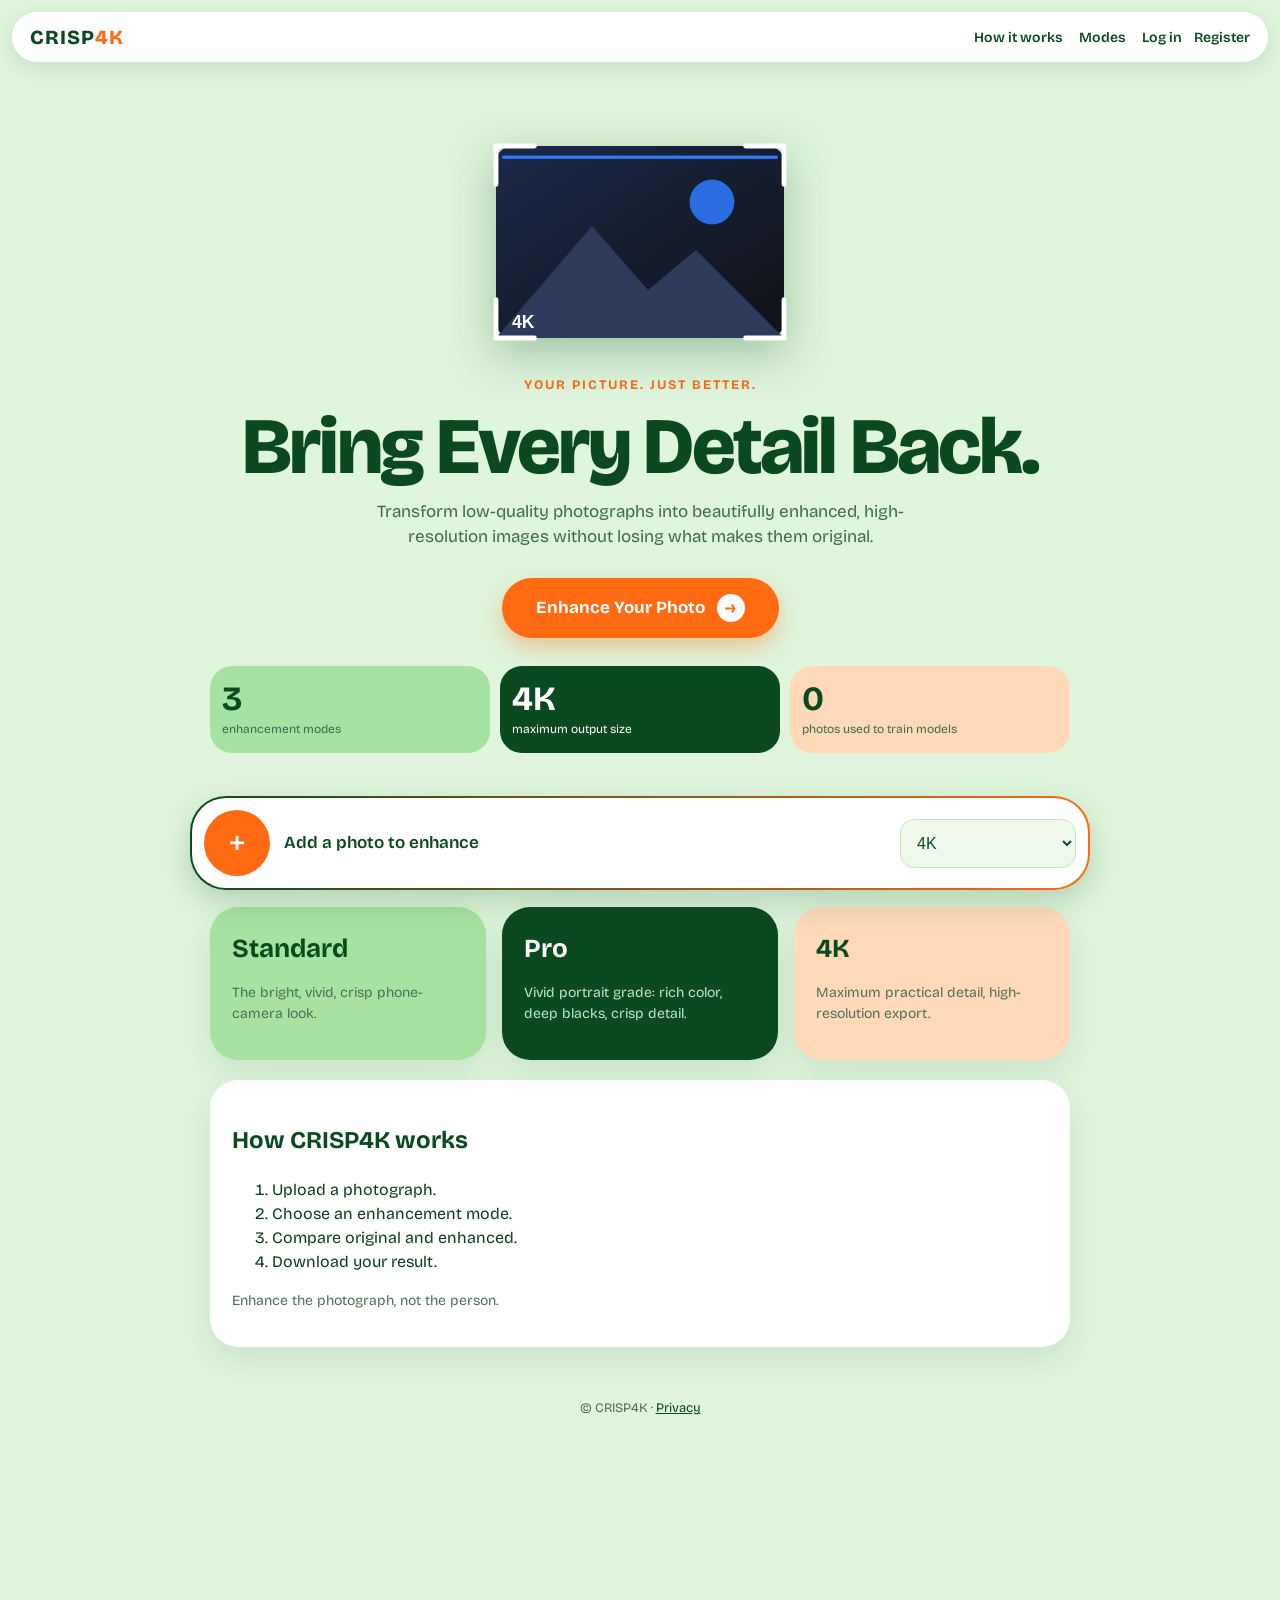
<file: web/index.html>
<!DOCTYPE html>
<html lang="en">
<head>
<meta charset="UTF-8">
<meta name="viewport" content="width=device-width, initial-scale=1">
<title>CRISP4K - Your Picture. Just Better.</title>
<link rel="manifest" href="manifest.json">
<meta name="theme-color" content="#dff5dc">
<link rel="stylesheet" href="style.css">
<link rel="stylesheet" href="theme.css?v=11">
<link rel="stylesheet" href="theme2.css?v=8">
<link rel="stylesheet" href="theme3.css?v=1">
</head>
<body>
<header class="nav">
  <div class="logo">CRISP<span>4K</span></div>
  <nav><a href="#how">How it works</a><a href="#modes">Modes</a><span id="authlinks"></span></nav>
</header>

<main>
  <section class="hero">
    <svg class="vf" viewBox="0 0 200 140" xmlns="http://www.w3.org/2000/svg" aria-hidden="true">
<defs><linearGradient id="g" x1="0" y1="0" x2="1" y2="1"><stop offset="0" stop-color="#1b2a4a"/><stop offset="1" stop-color="#0f1115"/></linearGradient></defs>
<rect x="10" y="10" width="180" height="120" rx="10" fill="url(#g)"/>
<circle cx="145" cy="45" r="14" fill="#2f7bff" opacity=".85"/>
<polygon points="10,130 70,60 105,100 135,75 190,130" fill="#2c3a5c"/>
<g fill="none" stroke="#fff" stroke-width="3" stroke-linecap="round"><path d="M10 34V10h24"/><path d="M166 10h24v24"/><path d="M190 106v24h-24"/><path d="M34 130H10v-24"/></g>
<rect class="scan" x="14" y="16" width="172" height="2" fill="#2f7bff"/>
<text x="20" y="124" fill="#fff" font-size="11" font-family="sans-serif" font-weight="700">4K</text>
</svg>
<p class="tag">Your Picture. Just Better.</p>
    <h1>Bring Every Detail Back.</h1>
    <p class="sub">Transform low-quality photographs into beautifully enhanced, high-resolution images without losing what makes them original.</p>
    <a class="btn" href="#upload">Enhance Your Photo</a>
    <div class="strip"><span>3 enhancement modes</span><span>Up to 4K export</span><span>Private by design</span></div>
    <div class="stats"><div><b>3</b><span>enhancement modes</span></div><div><b>4K</b><span>maximum output size</span></div><div><b>0</b><span>photos used to train models</span></div></div>
  </section>

  
  <div class="marquee"><span>SHARPER &#10022; CLEANER &#10022; BRIGHTER &#10022; 4K &#10022; YOUR PICTURE, JUST BETTER &#10022; ENHANCE THE PHOTOGRAPH, NOT THE PERSON &#10022;</span></div>
  <div id="thread" class="thread"></div>

  <section id="modes" class="grid">
    <div class="card"><h3>Standard</h3><p class="muted">The bright, vivid, crisp phone-camera look.</p></div>
    <div class="card"><h3>Pro</h3><p class="muted">Vivid portrait grade: rich color, deep blacks, crisp detail.</p></div>
    <div class="card"><h3>4K</h3><p class="muted">Maximum practical detail, high-resolution export.</p></div>
  </section>

  <section id="how" class="card">
    <h2>How CRISP4K works</h2>
    <ol>
      <li>Upload a photograph.</li>
      <li>Choose an enhancement mode.</li>
      <li>Compare original and enhanced.</li>
      <li>Download your result.</li>
    </ol>
    <p class="muted">Enhance the photograph, not the person.</p>
  </section>
</main>

<div id="upload" class="composer">
  <p id="msg" class="muted"></p>
  <div class="bar">
    <label for="file" class="plus" aria-label="Add photo">+</label>
    <input type="file" id="file" accept="image/jpeg,image/png,image/webp" hidden>
    <span class="hint">Add a photo to enhance</span>
    <select id="mode"><option value="standard">Standard</option><option value="pro">Pro - Vivid Portrait</option><option value="4k" selected>4K</option></select>
  </div>
  <button id="btn-upload" hidden>Upload photo</button>
  <img id="preview" alt="" hidden>
</div>
<footer>&copy; CRISP4K &middot; <a href="privacy.html" style="color:inherit">Privacy</a></footer>
<script src="config.js"></script>
<script src="refresh.js?v=1"></script>
<script src="app.js"></script>
<script src="nav.js?v=5"></script>
<script src="composer.js?v=1"></script>
<script src="upload.js?v=11"></script>
<script src="fun.js?v=1"></script>
</body>
</html>
</file>
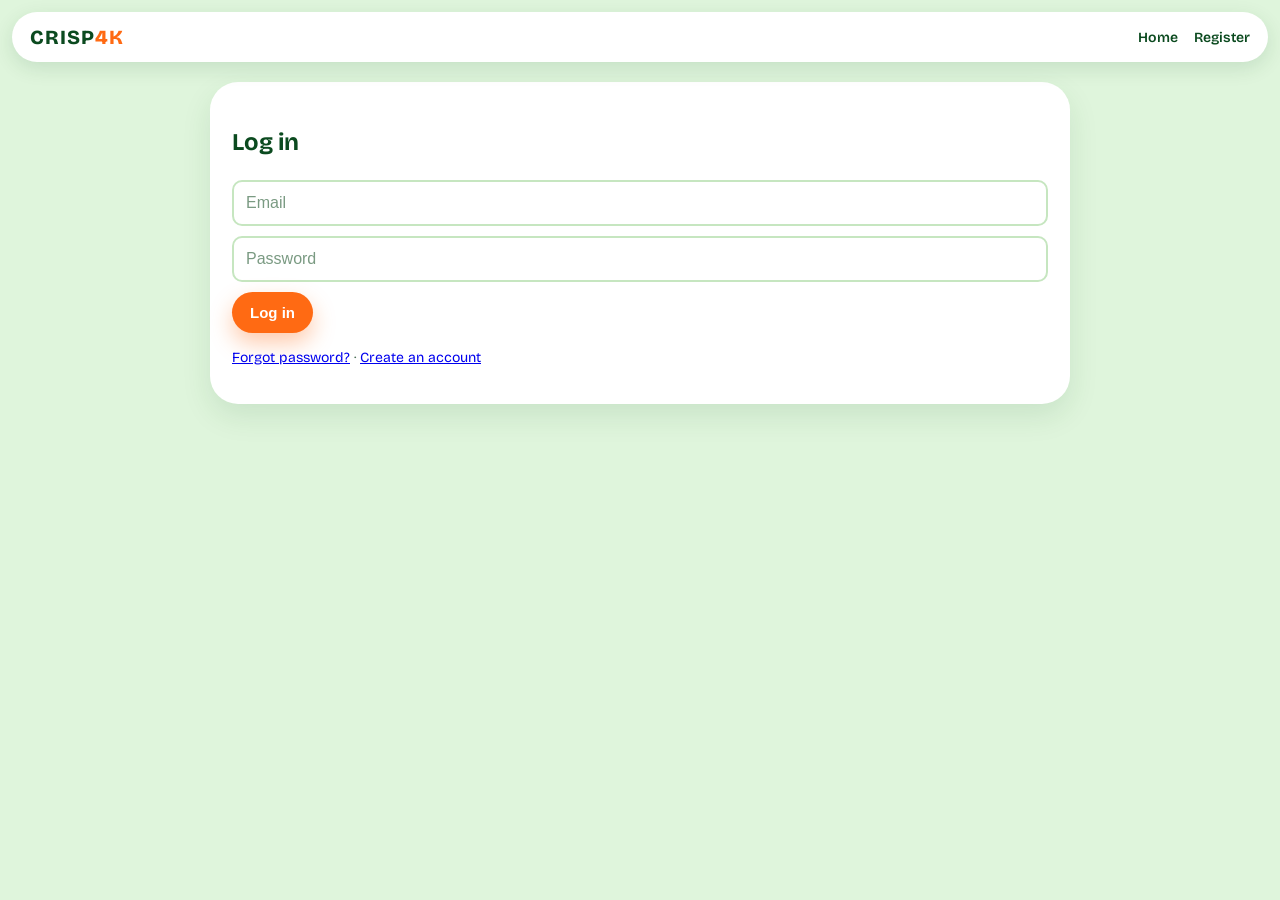
<file: web/history.html>
<!DOCTYPE html>
<html lang="en">
<head>
<meta charset="UTF-8">
<meta name="viewport" content="width=device-width, initial-scale=1">
<title>CRISP4K - History</title>
<link rel="stylesheet" href="style.css">
<link rel="stylesheet" href="theme.css">
<link rel="stylesheet" href="theme2.css?v=8">
<link rel="stylesheet" href="theme3.css?v=1">
</head>
<body>
<header class="nav">
  <div class="logo">CRISP<span>4K</span></div>
  <nav><a href="index.html">Home</a></nav>
</header>
<main>
  <h2>Your enhancements</h2>
  <p id="note" class="muted">Loading...</p>
  <div id="list"></div>
</main>
<script src="config.js"></script>
<script src="refresh.js?v=1"></script>
<script src="history.js?v=9"></script>
</body>
</html>
</file>
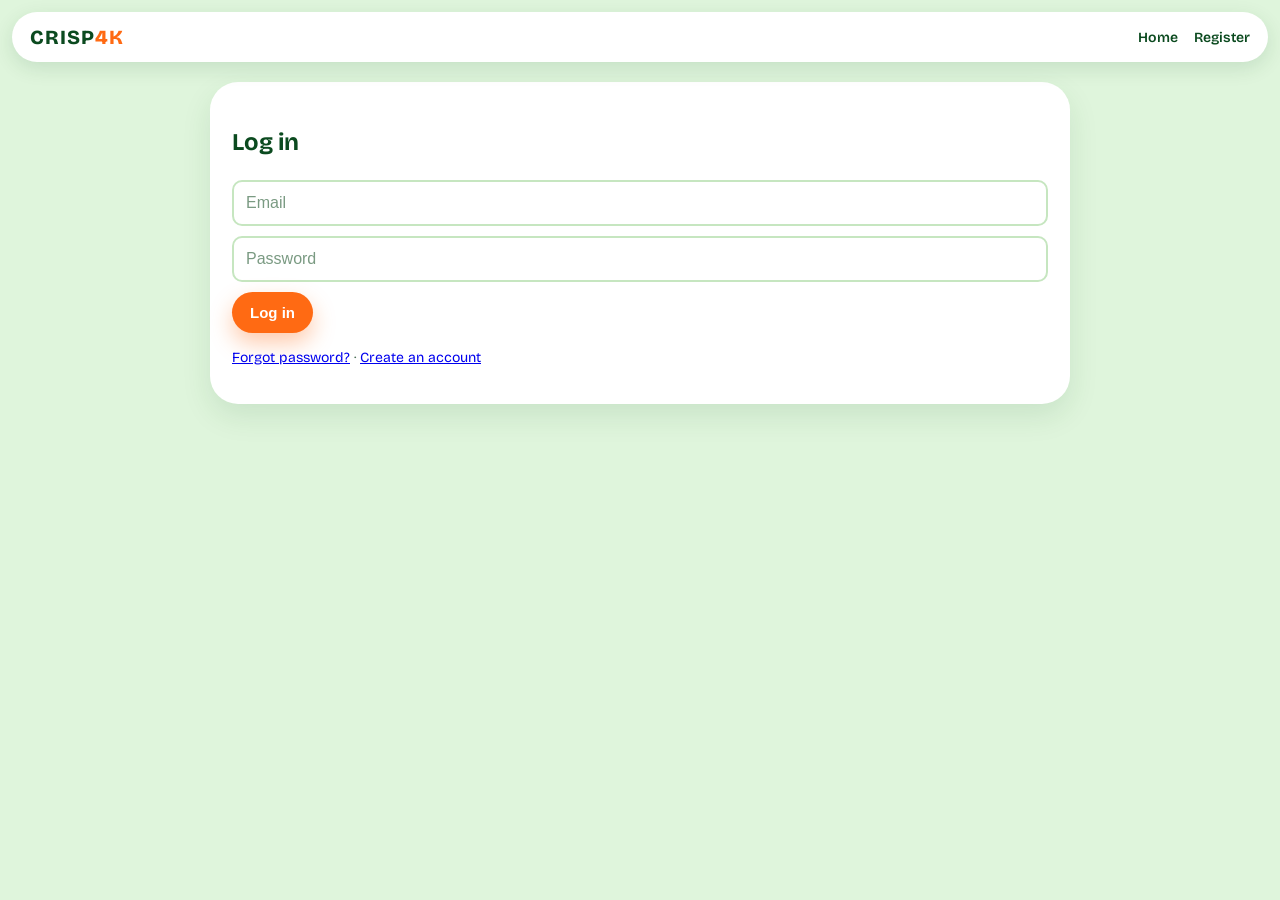
<file: web/login.html>
<!DOCTYPE html>
<html lang="en">
<head>
<meta charset="UTF-8">
<meta name="viewport" content="width=device-width, initial-scale=1">
<title>CRISP4K - Log in</title>
<link rel="stylesheet" href="style.css">
<link rel="stylesheet" href="theme.css">
<link rel="stylesheet" href="theme2.css?v=8">
<link rel="stylesheet" href="theme3.css?v=1">
</head>
<body>
<header class="nav">
  <div class="logo">CRISP<span>4K</span></div>
  <nav><a href="index.html">Home</a><a href="register.html">Register</a></nav>
</header>
<main>
  <section class="card">
    <h2>Log in</h2>
    <input id="email" type="email" placeholder="Email" autocomplete="email">
    <input id="pass" type="password" placeholder="Password" autocomplete="current-password">
    <button id="btn-login">Log in</button>
    <p id="out" class="muted"></p>
    <p class="muted"><a href="#" id="btn-recover">Forgot password?</a> &middot; <a href="register.html">Create an account</a></p>
  </section>
</main>
<script src="config.js"></script>
<script src="auth-core.js"></script>
<script src="login.js"></script>
</body>
</html>
</file>
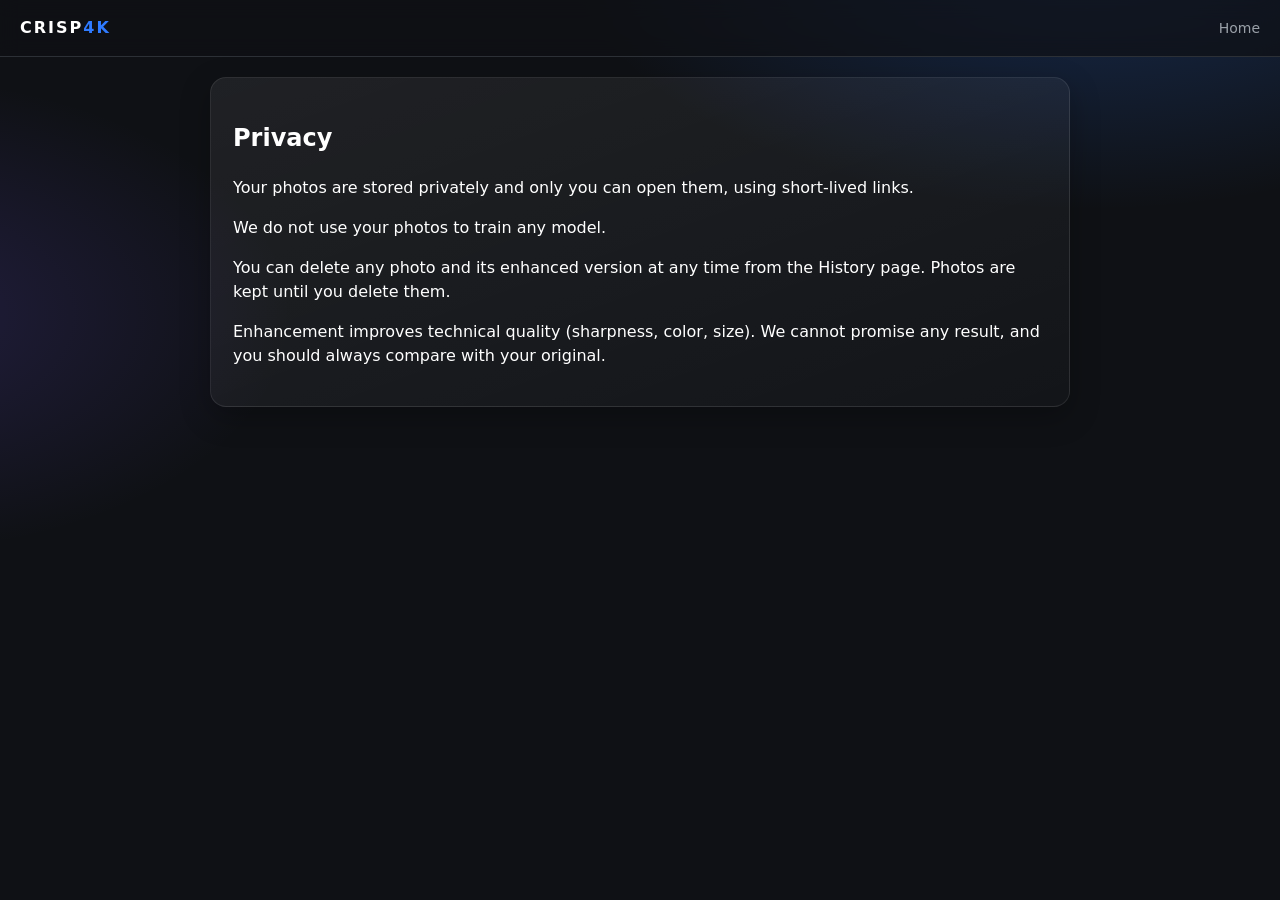
<file: web/privacy.html>
<!DOCTYPE html>
<html lang="en"><head><meta charset="UTF-8"><meta name="viewport" content="width=device-width, initial-scale=1">
<title>CRISP4K - Privacy</title><link rel="stylesheet" href="style.css"><link rel="stylesheet" href="theme.css"></head>
<body><header class="nav"><div class="logo">CRISP<span>4K</span></div><nav><a href="index.html">Home</a></nav></header>
<main><section class="card"><h2>Privacy</h2>
<p>Your photos are stored privately and only you can open them, using short-lived links.</p>
<p>We do not use your photos to train any model.</p>
<p>You can delete any photo and its enhanced version at any time from the History page. Photos are kept until you delete them.</p>
<p>Enhancement improves technical quality (sharpness, color, size). We cannot promise any result, and you should always compare with your original.</p>
</section></main></body></html>
</file>
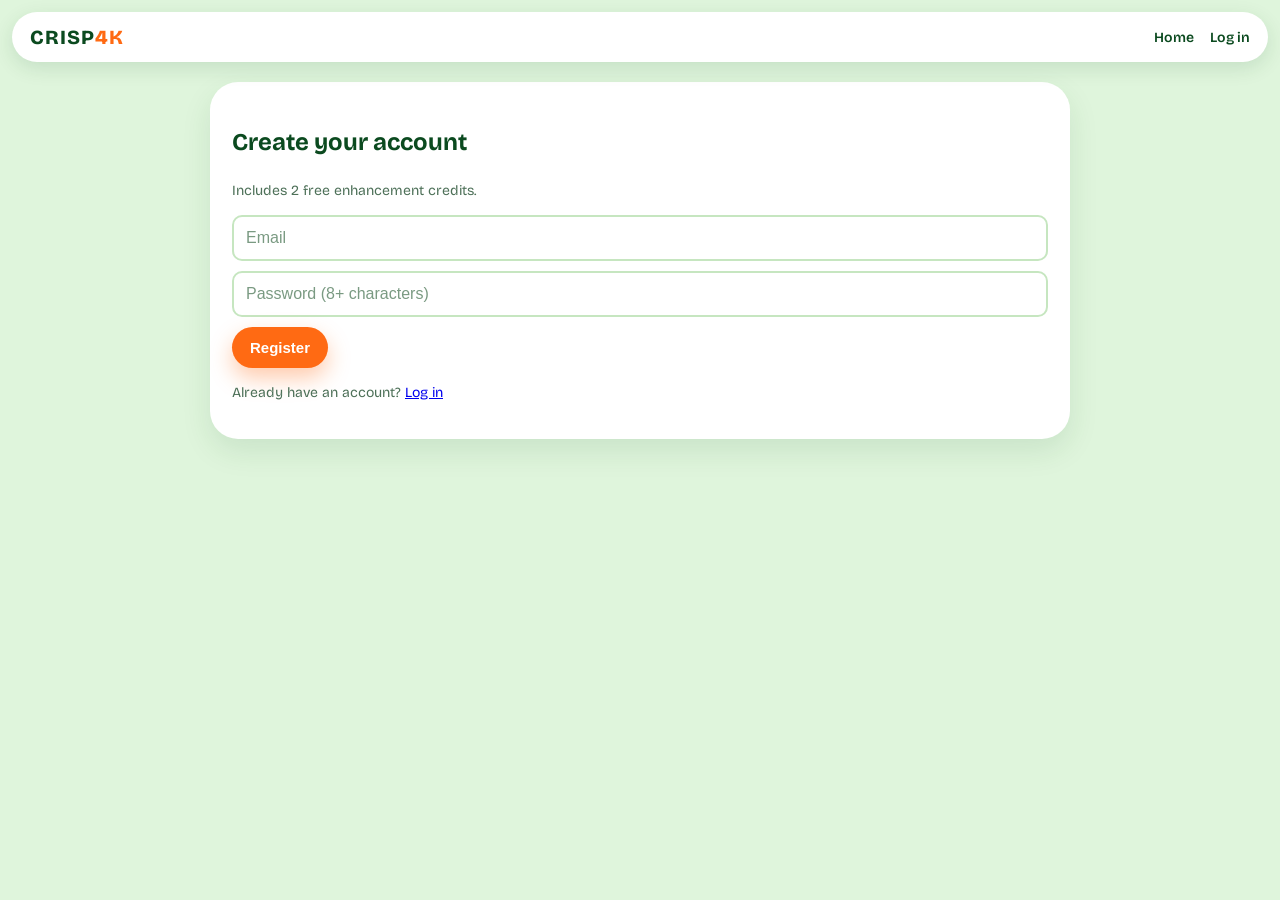
<file: web/register.html>
<!DOCTYPE html>
<html lang="en">
<head>
<meta charset="UTF-8">
<meta name="viewport" content="width=device-width, initial-scale=1">
<title>CRISP4K - Register</title>
<link rel="stylesheet" href="style.css">
<link rel="stylesheet" href="theme.css">
<link rel="stylesheet" href="theme2.css?v=8">
<link rel="stylesheet" href="theme3.css?v=1">
</head>
<body>
<header class="nav">
  <div class="logo">CRISP<span>4K</span></div>
  <nav><a href="index.html">Home</a><a href="login.html">Log in</a></nav>
</header>
<main>
  <section class="card">
    <h2>Create your account</h2>
    <p class="muted">Includes 2 free enhancement credits.</p>
    <input id="email" type="email" placeholder="Email" autocomplete="email">
    <input id="pass" type="password" placeholder="Password (8+ characters)" autocomplete="new-password">
    <button id="btn-register">Register</button>
    <p id="out" class="muted"></p>
    <p class="muted">Already have an account? <a href="login.html">Log in</a></p>
  </section>
</main>
<script src="config.js"></script>
<script src="auth-core.js"></script>
<script src="register.js"></script>
</body>
</html>
</file>
<file: web/style.css>
:root{--bg:#16181b;--card:#1f2226;--line:#2c3036;--text:#fff;--mute:#9aa0a8;--blue:#2f7bff}
*{box-sizing:border-box}
body{margin:0;background:var(--bg);color:var(--text);font-family:system-ui,sans-serif;line-height:1.5}
.nav{display:flex;justify-content:space-between;align-items:center;padding:16px 20px;border-bottom:1px solid var(--line)}
.logo{font-weight:800;letter-spacing:2px}
.logo span{color:var(--blue)}
.nav a{color:var(--mute);text-decoration:none;margin-left:16px;font-size:14px}
main{max-width:900px;margin:0 auto;padding:0 20px}
.hero{padding:56px 0 40px;text-align:center}
.tag{color:var(--blue);font-size:13px;letter-spacing:2px;text-transform:uppercase}
h1{font-size:clamp(34px,8vw,60px);margin:8px 0}
.sub{color:var(--mute);max-width:560px;margin:0 auto 28px}
.btn{display:inline-block;background:var(--blue);color:#fff;padding:14px 28px;border-radius:12px;text-decoration:none;font-weight:600}
.card{background:var(--card);border:1px solid var(--line);border-radius:16px;padding:22px;margin:20px 0}
.grid{display:grid;grid-template-columns:repeat(auto-fit,minmax(220px,1fr));gap:16px}
.grid .card{margin:0}
.muted{color:var(--mute);font-size:14px}
#preview{max-width:100%;border-radius:12px;margin-top:12px}
input[type=file]{color:var(--mute);margin-top:8px}
footer{text-align:center;color:var(--mute);padding:32px;font-size:13px}
.compare{position:relative;margin-top:16px;border-radius:12px;overflow:hidden;user-select:none;touch-action:none}
.compare img{display:block;width:100%}
.compare .top{position:absolute;inset:0;overflow:hidden;width:50%}
.compare .top img{width:var(--w,100%);max-width:none}
.compare .bar{position:absolute;top:0;bottom:0;left:50%;width:3px;background:#fff;transform:translateX(-50%)}
.compare .knob{position:absolute;top:50%;left:50%;width:36px;height:36px;border-radius:50%;background:#fff;color:#16181b;display:flex;align-items:center;justify-content:center;transform:translate(-50%,-50%);font-size:14px;font-weight:700}
.compare .lbl{position:absolute;top:10px;padding:4px 10px;border-radius:8px;background:rgba(0,0,0,.6);font-size:11px;letter-spacing:1px}
.compare .l1{left:10px}.compare .l2{right:10px}
.demo{color:#ffb020;font-size:12px;margin-top:8px}
input[type=email],input[type=password]{display:block;width:100%;padding:12px;margin:10px 0;border-radius:10px;border:1px solid var(--line);background:#16181b;color:#fff;font-size:16px}
.row{display:flex;gap:10px;flex-wrap:wrap}
button{background:var(--blue);color:#fff;border:0;border-radius:10px;padding:12px 18px;font-size:15px;font-weight:600}
#btn-logout{background:#2c3036}
</file>
<file: web/theme.css>
body{background:radial-gradient(900px 500px at 85% -10%,rgba(47,123,255,.28),transparent 60%),radial-gradient(700px 400px at -10% 35%,rgba(120,90,255,.18),transparent 60%),#0f1115;background-attachment:fixed}
.nav{background:rgba(15,17,21,.7);backdrop-filter:blur(10px);position:sticky;top:0;z-index:5}
h1{background:linear-gradient(90deg,#fff,#9fc3ff 60%,#2f7bff);-webkit-background-clip:text;background-clip:text;color:transparent}
.btn,button{background:linear-gradient(135deg,#2f7bff,#6a5cff);box-shadow:0 8px 24px rgba(47,123,255,.35);transition:transform .2s}
.btn:active,button:active{transform:scale(.97)}
.card{background:linear-gradient(160deg,rgba(255,255,255,.07),rgba(255,255,255,.02));border:1px solid rgba(255,255,255,.09);box-shadow:0 10px 30px rgba(0,0,0,.25)}
.grid .card::before{content:"";display:block;height:3px;width:44px;border-radius:3px;background:linear-gradient(90deg,#2f7bff,#6a5cff);margin-bottom:12px}
.grid .card:hover{border-color:#2f7bff;box-shadow:0 0 24px rgba(47,123,255,.25)}
.vf{display:block;width:min(260px,70%);margin:0 auto 22px;filter:drop-shadow(0 0 22px rgba(47,123,255,.45))}
.vf .scan{animation:scan 3s ease-in-out infinite}
@keyframes scan{0%,100%{transform:translateY(0)}50%{transform:translateY(96px)}}
.strip{display:flex;justify-content:center;gap:10px;flex-wrap:wrap;margin-top:26px}
.strip span{font-size:12px;color:#cfd6df;border:1px solid rgba(255,255,255,.12);border-radius:999px;padding:6px 14px;background:rgba(255,255,255,.04)}
.thread{display:flex;flex-direction:column;gap:14px;margin:20px 0}
.msg{border-radius:18px;padding:10px;border:1px solid rgba(255,255,255,.09)}
.msg.user{align-self:flex-end;max-width:60%;background:linear-gradient(135deg,rgba(47,123,255,.3),rgba(106,92,255,.25))}
.msg.user img{width:100px;max-width:100%;border-radius:10px;display:block}
.msg.user p{margin:8px 0 0;font-size:12px;letter-spacing:1px}
.msg.bot{align-self:stretch;background:rgba(255,255,255,.05)}
.dots i{display:inline-block;width:6px;height:6px;margin-left:4px;border-radius:50%;background:#2f7bff;animation:blink 1.2s infinite}
.dots i:nth-child(2){animation-delay:.2s}.dots i:nth-child(3){animation-delay:.4s}
@keyframes blink{0%,80%,100%{opacity:.2}40%{opacity:1}}
.hist img{width:100%;border-radius:12px;margin-bottom:10px}
.hist p{margin:4px 0}
#authlinks{display:inline-flex;align-items:center;gap:12px;margin-left:16px}
#authlinks a{margin-left:0}

body{padding-bottom:150px}
.composer{position:fixed;left:0;right:0;bottom:0;z-index:10;padding:8px 12px calc(10px + env(safe-area-inset-bottom));background:linear-gradient(transparent,#0f1115 35%)}
.composer .bar{max-width:900px;margin:0 auto;display:flex;align-items:center;gap:10px;padding:8px;border-radius:28px;background:rgba(31,34,38,.92);backdrop-filter:blur(12px);border:1px solid rgba(255,255,255,.12);box-shadow:0 10px 30px rgba(0,0,0,.45)}
.plus{width:44px;height:44px;border-radius:50%;display:flex;align-items:center;justify-content:center;font-size:26px;background:linear-gradient(135deg,#2f7bff,#6a5cff);cursor:pointer;flex:none}
.hint{flex:1;color:var(--mute);font-size:14px}
.composer select{background:#16181b;color:#fff;border:1px solid var(--line);border-radius:14px;padding:10px;font-size:14px}
.composer #msg{margin:0 0 6px;text-align:center}
#preview{display:none !important}

.notes{margin:8px 0 0;padding-left:18px;font-size:13px;color:var(--mute)}
.notes li{margin:3px 0}
</file>
<file: web/theme2.css>
body::before,body::after{content:"";position:fixed;z-index:-1;border-radius:50%;filter:blur(90px);opacity:.5;pointer-events:none}
body::before{width:420px;height:420px;background:#2f7bff;top:-120px;left:-100px;animation:d1 14s ease-in-out infinite alternate}
body::after{width:380px;height:380px;background:#ff3d9a;bottom:-120px;right:-100px;animation:d2 17s ease-in-out infinite alternate}
@keyframes d1{to{transform:translate(120px,160px) scale(1.2)}}
@keyframes d2{to{transform:translate(-140px,-120px) scale(1.15)}}
.logo{background:linear-gradient(90deg,#fff,#7fb0ff,#ff7ad9);-webkit-background-clip:text;background-clip:text;color:transparent;font-size:20px}
.logo span{color:inherit}
h1{background:linear-gradient(90deg,#fff,#7fb0ff,#ff7ad9,#7fb0ff,#fff);background-size:250% 100%;-webkit-background-clip:text;background-clip:text;color:transparent;animation:shine 6s linear infinite}
@keyframes shine{to{background-position:250% 0}}
.tag{color:#7fb0ff;letter-spacing:3px;font-weight:700}
.vf{width:min(320px,80%)}
.btn,button{background:linear-gradient(135deg,#2f7bff,#a24dff,#ff3d9a);background-size:200% 200%;animation:pulse 2.4s infinite,flow 6s ease infinite}
.btn{font-size:17px;padding:16px 34px;border-radius:999px}
@keyframes pulse{0%{box-shadow:0 0 0 0 rgba(47,123,255,.55)}70%{box-shadow:0 0 0 18px rgba(47,123,255,0)}100%{box-shadow:0 0 0 0 rgba(47,123,255,0)}}
@keyframes flow{50%{background-position:100% 50%}}
.card{transition:transform .25s,border-color .25s}
.card:hover{transform:translateY(-4px)}
.grid .card:nth-child(1)::before{background:linear-gradient(90deg,#2f7bff,#35d0ff)}
.grid .card:nth-child(2)::before{background:linear-gradient(90deg,#a24dff,#ff7ad9)}
.grid .card:nth-child(3)::before{background:linear-gradient(90deg,#ff3d9a,#ffb020)}
.strip span{animation:bob 3s ease-in-out infinite}
.strip span:nth-child(2){animation-delay:.4s}.strip span:nth-child(3){animation-delay:.8s}
@keyframes bob{50%{transform:translateY(-5px)}}
.marquee{overflow:hidden;white-space:nowrap;margin:30px -20px 0;border-block:1px solid rgba(255,255,255,.1);padding:10px 0;background:rgba(255,255,255,.03)}
.marquee span{display:inline-block;padding-left:100%;animation:scroll 20s linear infinite;font-weight:800;letter-spacing:3px;color:#9fc3ff}
@keyframes scroll{to{transform:translateX(-100%)}}
.msg{animation:pop .35s ease-out}
@keyframes pop{from{opacity:0;transform:translateY(14px) scale(.97)}}
body{padding-bottom:200px}
.composer .bar{padding:12px;gap:14px;border-radius:36px;border:2px solid transparent;background:linear-gradient(rgba(24,26,30,.96),rgba(24,26,30,.96)) padding-box,linear-gradient(90deg,#2f7bff,#ff3d9a,#ffb020,#2f7bff) border-box;background-size:100% 100%,300% 100%;animation:ring 5s linear infinite}
@keyframes ring{to{background-position:0 0,300% 0}}
.plus{width:66px;height:66px;font-size:36px;animation:pulse 2.4s infinite}
.hint{font-size:17px;color:#fff;font-weight:600}
.composer select{font-size:16px;padding:14px 12px}
@media (prefers-reduced-motion:reduce){*{animation:none!important}}
</file>
<file: web/theme3.css>
@import url("https://fonts.googleapis.com/css2?family=Bricolage+Grotesque:opsz,wght@12..96,500;12..96,800&display=swap");
:root{--bg:#dff5dc;--card:#fff;--line:#c6e6c0;--text:#0b3d1a;--mute:#4d7058;--blue:#ff6a13;--g1:#0b4a1f;--g2:#a6e3a1;--or:#ff6a13}
body{background:#dff5dc;color:var(--text);font-family:"Bricolage Grotesque",system-ui,sans-serif}
body::before,body::after{display:none}
.nav{background:#fff;border:0;border-radius:999px;margin:12px;padding:10px 18px;top:10px;backdrop-filter:none;box-shadow:0 6px 20px rgba(11,74,31,.12)}
.nav a{color:var(--g1);font-weight:600}
.logo{background:none;-webkit-text-fill-color:var(--g1);color:var(--g1);font-weight:800;letter-spacing:1px}
.logo span{-webkit-text-fill-color:var(--or);color:var(--or)}
h1{background:none;-webkit-text-fill-color:var(--g1);color:var(--g1);animation:none;font-weight:800;font-size:clamp(42px,12vw,80px);line-height:.95;letter-spacing:-.035em;margin:10px 0 14px}
.tag{color:var(--or);font-weight:700;letter-spacing:2px}
.sub{color:#3d6b4a;font-size:17px}
.vf{filter:drop-shadow(0 14px 24px rgba(11,74,31,.3))}
.btn,button{background:var(--or);color:#fff;border-radius:999px;font-weight:700;animation:orp 2.4s infinite;box-shadow:0 10px 22px rgba(255,106,19,.35)}
.btn::after{content:"\2192";display:inline-grid;place-items:center;width:28px;height:28px;margin-left:12px;border-radius:50%;background:#fff;color:var(--or)}
@keyframes orp{0%{box-shadow:0 0 0 0 rgba(255,106,19,.5)}70%{box-shadow:0 0 0 16px rgba(255,106,19,0)}100%{box-shadow:0 0 0 0 rgba(255,106,19,0)}}
#btn-logout{background:var(--g1)}
.card{background:#fff;border:0;border-radius:28px;color:var(--text);box-shadow:0 12px 30px rgba(11,74,31,.1)}
.card h2,.card h3{color:var(--g1)}
.muted{color:var(--mute)}
.grid .card::before{display:none}
.grid .card h3{font-size:26px;margin:0 0 6px}
.grid .card:nth-child(1){background:var(--g2)}
.grid .card:nth-child(2){background:var(--g1)}
.grid .card:nth-child(2) h3{color:#fff}
.grid .card:nth-child(2) .muted{color:#bfe8c6}
.grid .card:nth-child(3){background:#ffd9b8}
.strip{display:none}
.stats{display:grid;grid-template-columns:repeat(3,1fr);gap:10px;margin-top:28px}
.stats div{border-radius:22px;padding:16px 12px;text-align:left}
.stats b{display:block;font-size:34px;line-height:1;color:var(--g1)}
.stats span{display:block;margin-top:6px;font-size:12px;line-height:1.3;color:#3d6b4a}
.stats div:nth-child(1){background:var(--g2)}
.stats div:nth-child(2){background:var(--g1)}
.stats div:nth-child(2) b,.stats div:nth-child(2) span{color:#fff}
.stats div:nth-child(3){background:#ffd9b8}
.marquee{background:var(--g1);border:0}
.marquee span{color:var(--g2)}
.msg{border:0;box-shadow:0 6px 16px rgba(11,74,31,.1)}
.msg.user{background:var(--g1);color:#fff}
.msg.bot{background:#fff}
.dots i{background:var(--or)}
.compare .lbl{background:rgba(11,74,31,.8);color:#fff}
.composer{background:linear-gradient(transparent,#dff5dc 40%)}
.composer .bar{background:linear-gradient(#fff,#fff) padding-box,linear-gradient(90deg,#0b4a1f,#ff6a13,#a6e3a1,#0b4a1f) border-box;background-size:100% 100%,300% 100%;box-shadow:0 12px 30px rgba(11,74,31,.2)}
.hint{color:var(--g1)}
.plus{background:var(--or);color:#fff}
.composer select{background:#eef9ec;color:var(--g1);border:1px solid var(--line)}
input[type=email],input[type=password]{background:#fff;color:var(--g1);border:2px solid var(--line)}
input::placeholder{color:#7a9a82}
.hist p{color:var(--g1)}
.notes{color:var(--mute)}
footer{color:var(--mute)}
footer a{color:var(--g1)!important}
</file>
